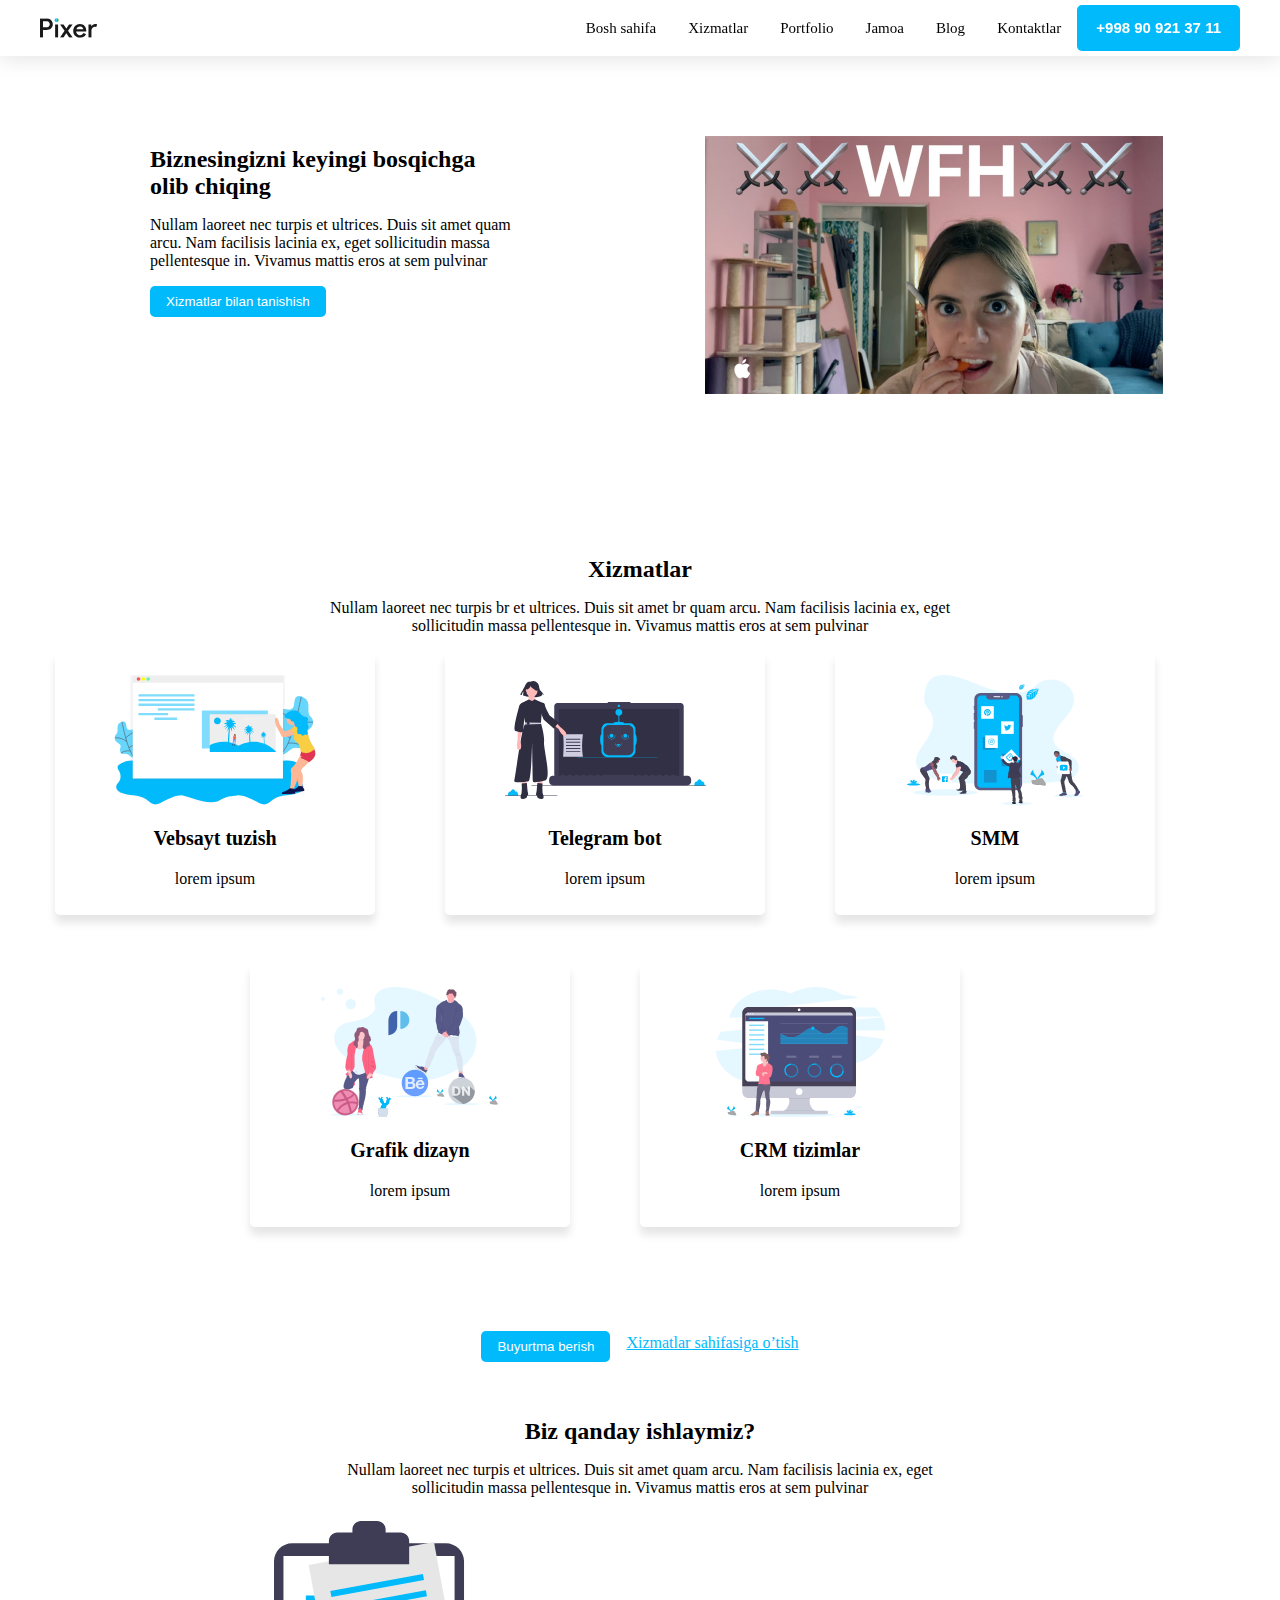
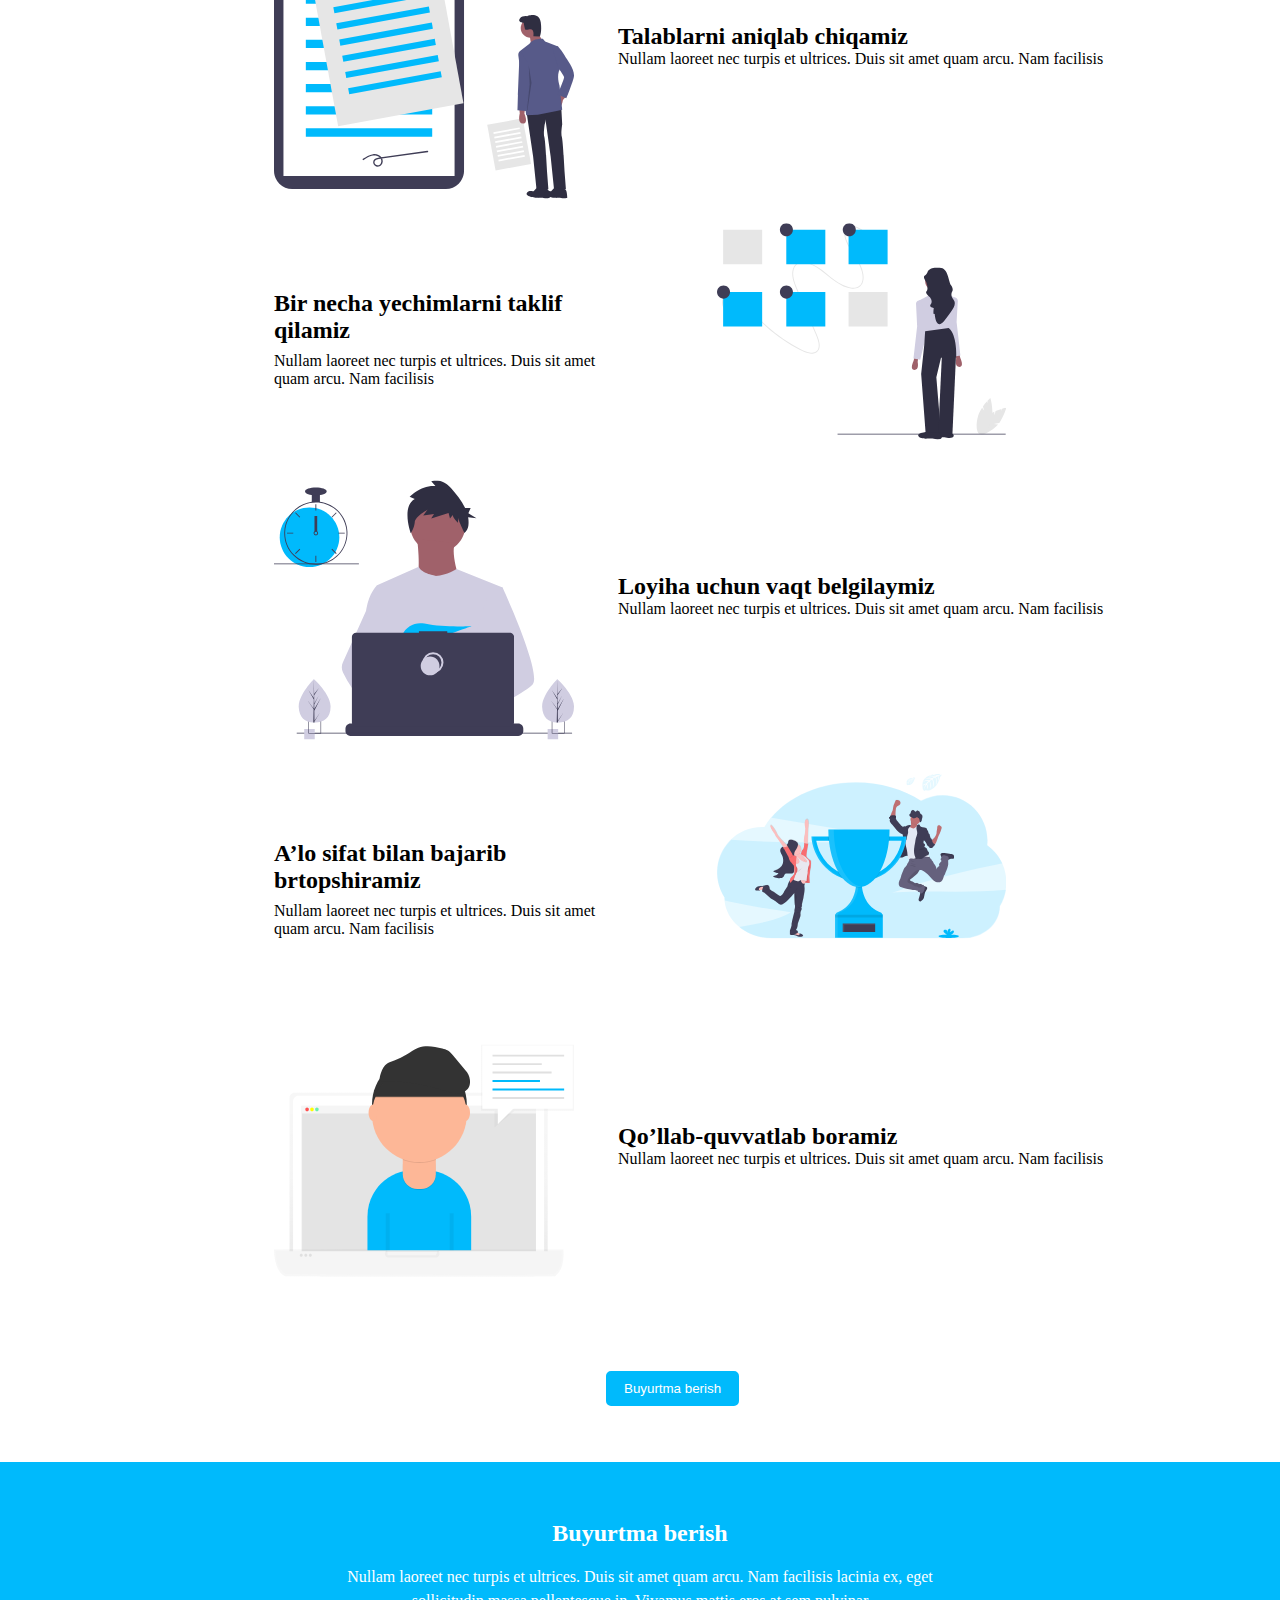
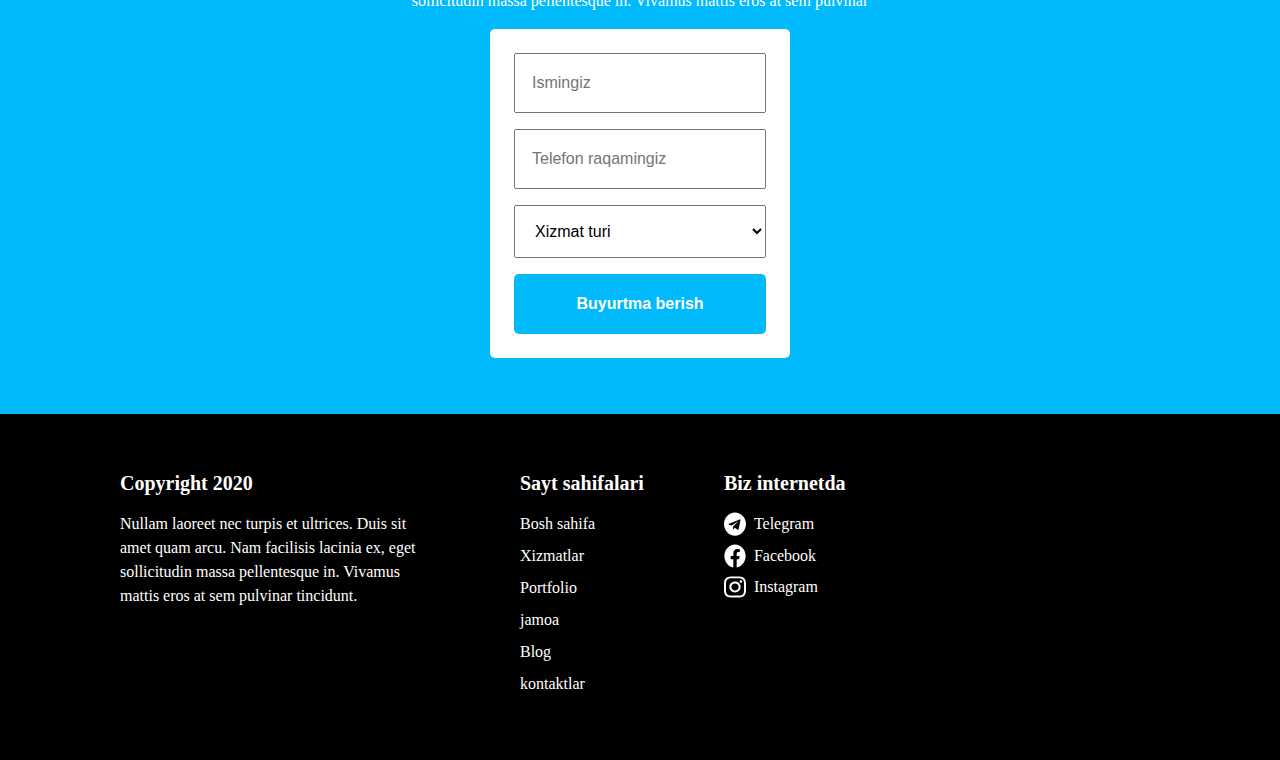
<file: index.html>
<!DOCTYPE html>
<html lang="en">
  <head>
    <meta charset="UTF-8" />
    <meta name="viewport" content="width=device-width, initial-scale=1.0" />
    <title>Pixer-Maketi</title>
    <link rel="stylesheet" href="style.css" />
    <link rel="preconnect" href="https://fonts.googleapis.com" />
    <link rel="preconnect" href="https://fonts.gstatic.com" crossorigin />
    <link
      href="https://fonts.googleapis.com/css2?family=Open+Sans:ital,wght@0,300..800;1,300..800&display=swap"
      rel="stylesheet"
    />
  </head>

  <body>
    <header class="header">
      <div class="continer">
        <nav class="header__nav">
          <div class="header__logo"></div>
          <ul class="header__menu">
            <li class="header__item">
              <a class="header__link" href="#">Bosh sahifa</a>
            </li>
            <li class="header__item header__item-active">
              <a class="header__link" href="./xizmatlar.html">Xizmatlar</a>
              <ul class="submenu">
                <li class="submenu__item">
                  <a href="" class="submenu__link">Vebsayt</a>
                </li>
                <li class="submenu__item">
                  <a href="" class="submenu__link">Telegram bot</a>
                </li>
                <li class="submenu__item">
                  <a href="" class="submenu__link">SMM</a>
                </li>
                <li class="submenu__item">
                  <a href="" class="submenu__link">Grafik dizayn</a>
                </li>
                <li class="submenu__item">
                  <a href="" class="submenu__link">CRM tizim</a>
                </li>
              </ul>
            </li>
            <li class="header__item">
              <a class="header__link" href="#">Portfolio</a>
            </li>
            <li class="header__item">
              <a class="header__link" href="#">Jamoa</a>
            </li>
            <li class="header__item">
              <a class="header__link" href="#">Blog</a>
            </li>
            <li class="header__item">
              <a class="header__link" href="#">Kontaktlar</a>
            </li>
          </ul>
          <button class="header__btn">+998 90 921 37 11</button>
        </nav>
      </div>
    </header>

    <main>
      <section class="scenes">
        <div class="continer">
          <div class="scenes__wrapper">
            <div class="scenec__info">
              <h2 class="scenes__titl">
                Biznesingizni keyingi bosqichga olib chiqing
              </h2>

              <p class="scenes__text">
                Nullam laoreet nec turpis et ultrices. Duis sit amet quam arcu.
                Nam facilisis lacinia ex, eget sollicitudin massa pellentesque
                in. Vivamus mattis eros at sem pulvinar
              </p>
              <button class="btn-4">Xizmatlar bilan tanishish</button>
            </div>

            <div class="scenec__img"></div>
            <div class="scenec__img-2"></div>
          </div>
        </div>
      </section>

      <section class="service">
        <div class="continer">
          <div class="service__inner">
            <h2 class="service__titel">Xizmatlar</h2>
            <p class="service__text">
              Nullam laoreet nec turpis br et ultrices. Duis sit amet br quam
              arcu. Nam facilisis lacinia ex, eget <br />
              sollicitudin massa pellentesque in. Vivamus mattis eros at sem
              pulvinar
            </p>

            <ul class="service__list">
              <li class="service__item">
                <img
                  width="203"
                  height="130"
                  src="./website-illustration.svg"
                  alt="vebsiteillustration"
                />

                <h3 class="service__item-titel">Vebsayt tuzish</h3>
                <p class="service__item-text">lorem ipsum</p>
              </li>

              <li class="service__item">
                <img
                  width="203"
                  height="130"
                  src="./bot-illustration.svg"
                  alt="vebsiteillustration"
                />

                <h3 class="service__item-titel">Telegram bot</h3>
                <p class="service__item-text">lorem ipsum</p>
              </li>

              <li
                class="service__item service__item_active service__item_focus"
              >
                <img
                  width="203"
                  height="130"
                  src="./smm-illustration.svg"
                  alt="vebsiteillustration"
                />

                <h3 class="service__item-titel">SMM</h3>
                <p class="service__item-text">lorem ipsum</p>
              </li>
              <li
                class="service__item service__item_active service__item_focus"
              >
                <img
                  width="203"
                  height="130"
                  src="./design-illustration.svg"
                  alt="vebsiteillustration"
                />

                <h3 class="service__item-titel">Grafik dizayn</h3>
                <p class="service__item-text">lorem ipsum</p>
              </li>
              <li
                class="service__item service__item_active service__item_focus"
              >
                <img
                  width="203"
                  height="130"
                  src="./crm-illustration.svg"
                  alt="vebsiteillustration"
                />

                <h3 class="service__item-titel">CRM tizimlar</h3>
                <p class="service__item-text">lorem ipsum</p>
              </li>
            </ul>
          </div>
        </div>
      </section>

      <div class="hamasi">
        <button class="btn">Buyurtma berish</button>
        <a class="link" href="#">Xizmatlar sahifasiga o’tish</a>
      </div>

      <section class="school">
        <div class="continer">
          <div class="pdp">
            <h2 class="service__titel">Biz qanday ishlaymiz?</h2>
            <p class="service__text">
              Nullam laoreet nec turpis et ultrices. Duis sit amet quam arcu.
              Nam facilisis lacinia ex, eget <br />
              sollicitudin massa pellentesque in. Vivamus mattis eros at sem
              pulvinar
            </p>
          </div>

          <div class="diplom">
            <div class="img-wrapper"></div>
            <div class="info-wrapper">
              <h2 class="wrapper__titleinfo">Talablarni aniqlab chiqamiz</h2>
              <p class="info-wrapper__text">
                Nullam laoreet nec turpis et ultrices. Duis sit amet quam arcu.
                Nam facilisis
              </p>
            </div>
          </div>

          <section>
            <div class="content">
              <div class="wrapper">
                <div class="app__info">
                  <h2 class="app__titel">
                    Bir necha yechimlarni taklif qilamiz
                  </h2>
                  <p class="app__titel">
                    Nullam laoreet nec turpis et ultrices. Duis sit amet quam
                    arcu. Nam facilisis
                  </p>
                </div>
                <div class="app__img"></div>
              </div>
            </div>
          </section>
          <div class="diplom">
            <div class="img-mac"></div>
            <div class="info-wrapper">
              <h2 class="wrapper__titleinfo">Loyiha uchun vaqt belgilaymiz</h2>
              <p class="info-wrapper__text">
                Nullam laoreet nec turpis et ultrices. Duis sit amet quam arcu.
                Nam facilisis
              </p>
            </div>
          </div>

          <section>
            <div class="content">
              <div class="wrapper">
                <div class="app__info">
                  <h2 class="app__titel">
                    A’lo sifat bilan bajarib brtopshiramiz
                  </h2>
                  <p class="app__titel">
                    Nullam laoreet nec turpis et ultrices. Duis sit amet quam
                    arcu. Nam facilisis
                  </p>
                </div>
                <div class="app__img-2"></div>
              </div>
            </div>
          </section>

          <div class="diplom">
            <div class="img-mac-2"></div>
            <div class="info-wrapper">
              <h2 class="wrapper__titleinfo">Qo’llab-quvvatlab boramiz</h2>
              <p class="info-wrapper__text">
                Nullam laoreet nec turpis et ultrices. Duis sit amet quam arcu.
                Nam facilisis
              </p>
            </div>
            <button class="btn-2">Buyurtma berish</button>
          </div>
        </div>
      </section>

      <section class="order">
        <div class="continer">
          <h2 class="order__titel">Buyurtma berish</h2>
          <p class="order__text">
            Nullam laoreet nec turpis et ultrices. Duis sit amet quam arcu. Nam
            facilisis lacinia ex, eget <br />
            sollicitudin massa pellentesque in. Vivamus mattis eros at sem
            pulvinar
          </p>

          <div class="order__wrapper">
            <form class="order__wrapper__form" action="#">
              <input class="input" type="text" placeholder="Ismingiz" />
              <input
                class="input"
                type="text"
                placeholder="Telefon raqamingiz"
              />
              <select class="input">
                <option c value="">Xizmat turi</option>
                <option value="">1</option>
                <option value="">2</option>
                <option value="">3</option>
              </select>
              <button class="btn-3">Buyurtma berish</button>
            </form>
          </div>
        </div>
      </section>
    </main>
    <footer class="footer">
      <div class="continer">
        <div class="footer__wrapper">
          <div class="footer__copyright">
            <h3 class="footer__subtitle">Copyright 2020</h3>
            <p class="footer__copyright__text">
              Nullam laoreet nec turpis et ultrices. Duis sit amet quam arcu.
              Nam facilisis lacinia ex, eget sollicitudin massa pellentesque in.
              Vivamus mattis eros at sem pulvinar tincidunt.
            </p>
          </div>
          <div class="footer__menu">
            <h3 class="footer__subtitle">Sayt sahifalari</h3>
            <ul class="footer__menu__list">
              <li class="footer__menu__item">Bosh sahifa</li>
              <li class="footer__menu__item">Xizmatlar</li>
              <li class="footer__menu__item">Portfolio</li>
              <li class="footer__menu__item">jamoa</li>
              <li class="footer__menu__item">Blog</li>
              <li class="footer__menu__item">kontaktlar</li>
            </ul>
          </div>

          <div class="footer__social">
            <h3 class="footer__subtitle">Biz internetda</h3>
            <ul class="footer__social__list">
              <li class="footer__social__item">
                <img src="./telegram.svg" alt="" />
                <span>Telegram</span>
              </li>
              <li class="footer__social__item">
                <img src="./Vector.svg" alt="" />
                <span>Facebook</span>
              </li>
              <li class="footer__social__item">
                <img src="./Vector (1).svg" alt="" />
                <span>Instagram</span>
              </li>
            </ul>
          </div>
        </div>
      </div>
    </footer>
  </body>
</html>
</file>
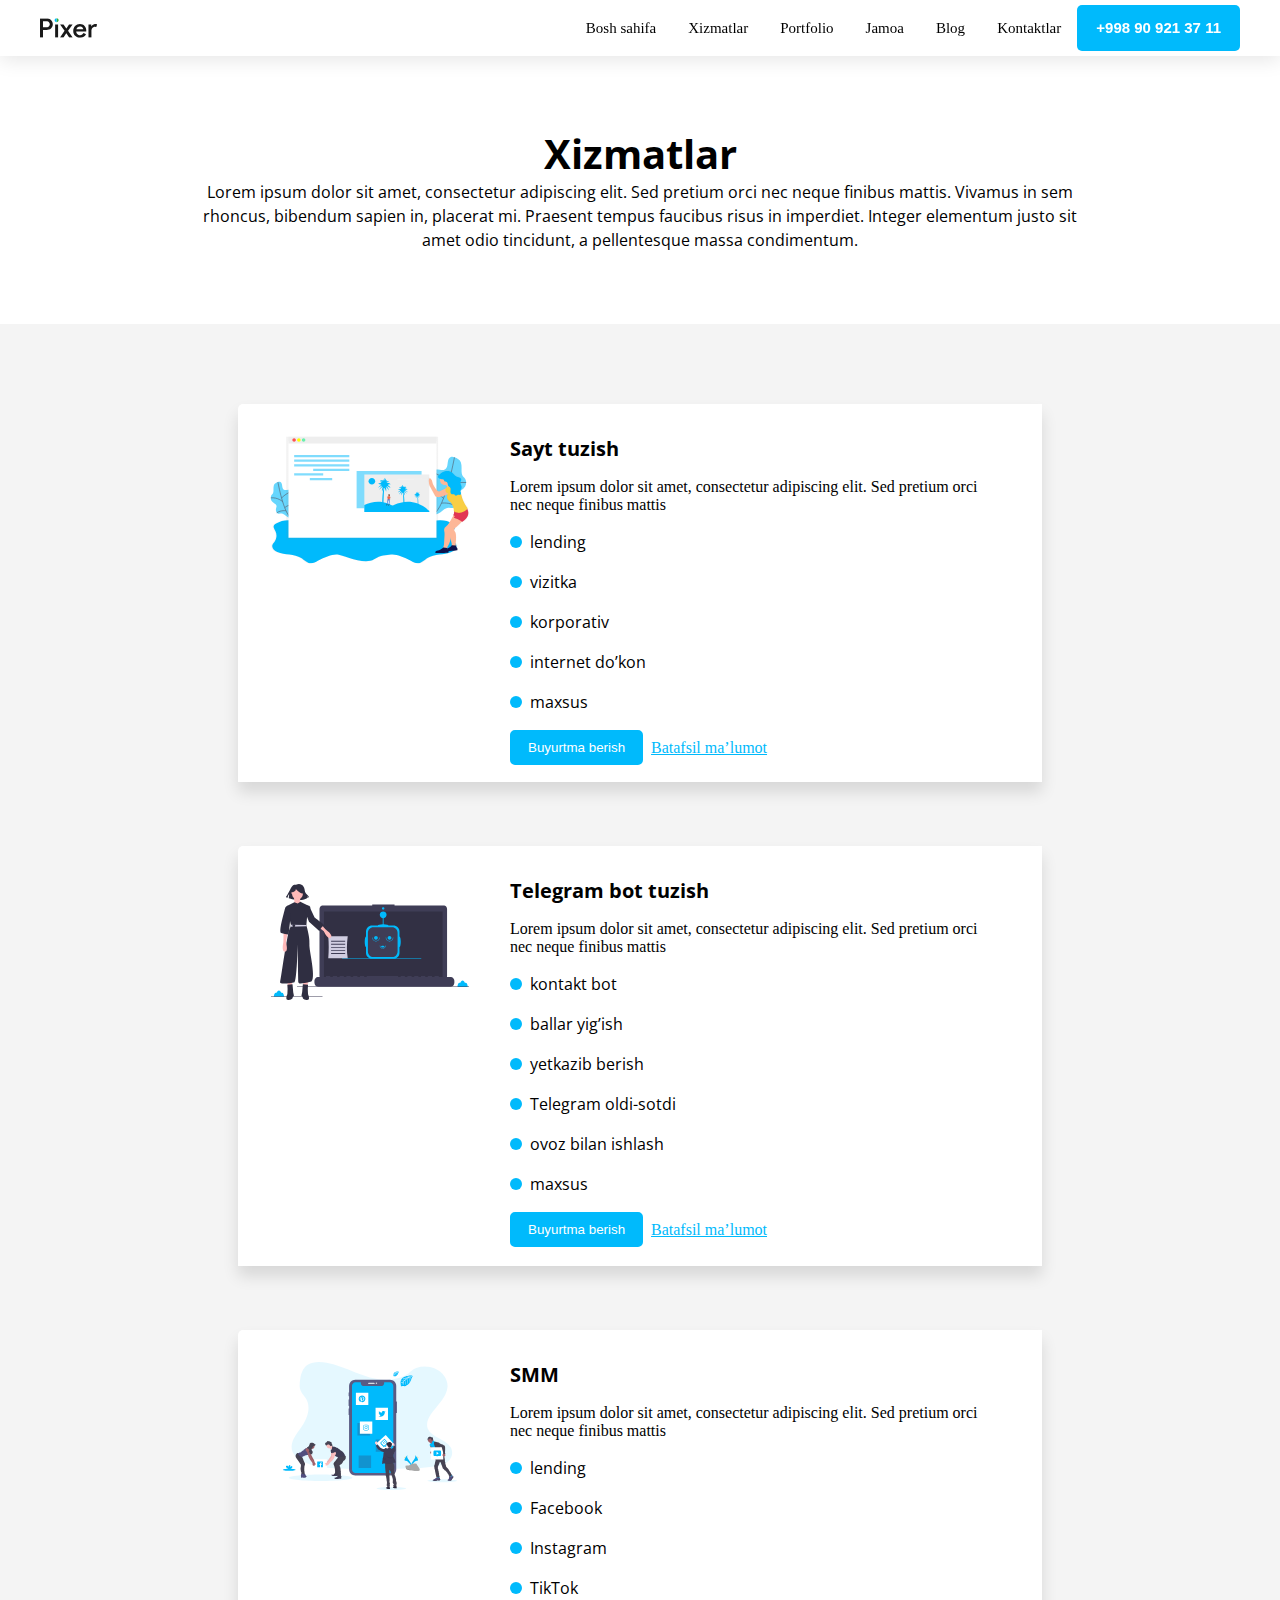
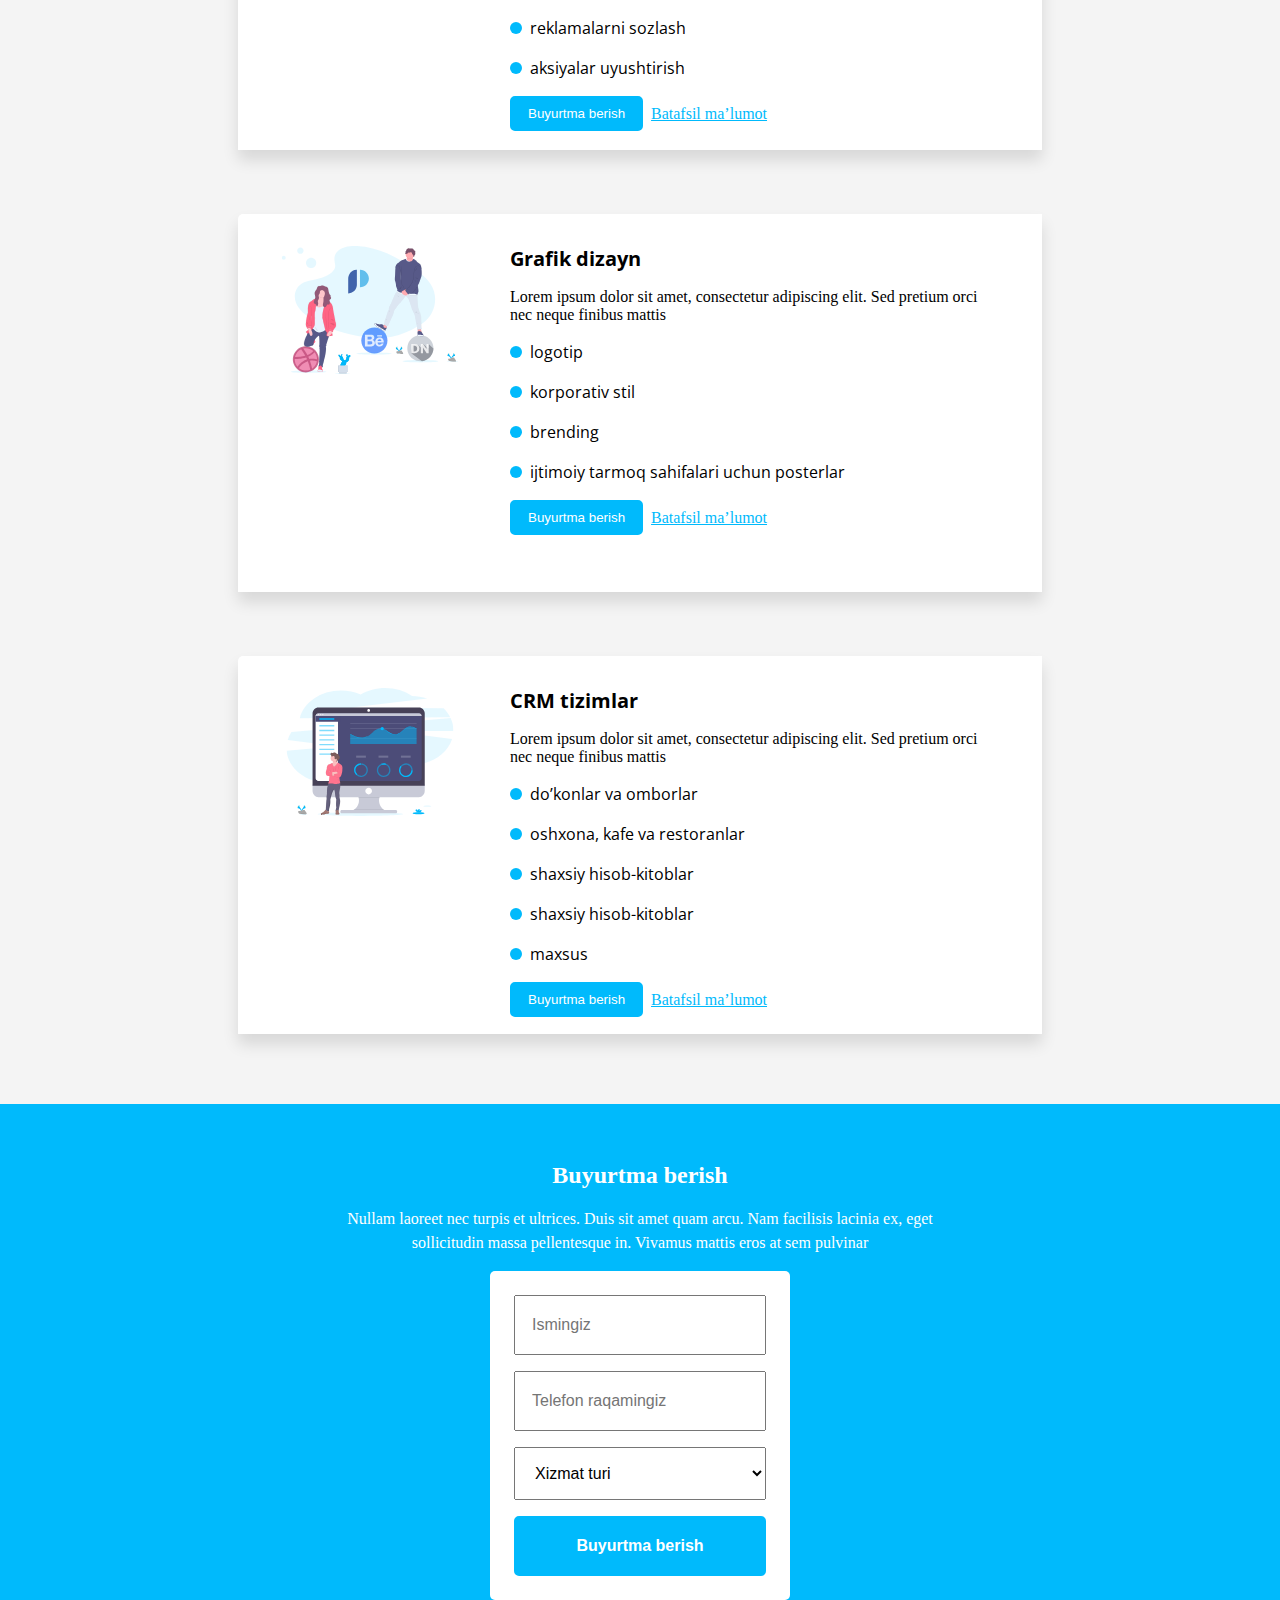
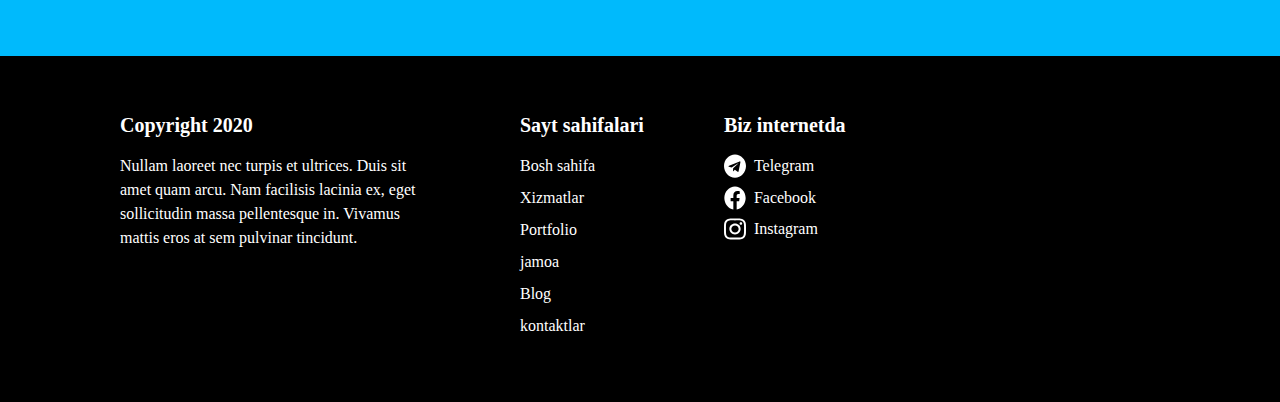
<file: xizmatlar.html>
<!DOCTYPE html>
<html lang="en">
  <head>
    <meta charset="UTF-8" />
    <meta name="viewport" content="width=device-width, initial-scale=1.0" />
    <title>Xizmatlar</title>
    <link rel="stylesheet" href="./style.css" />
    <link rel="preconnect" href="https://fonts.googleapis.com" />
    <link rel="preconnect" href="https://fonts.gstatic.com" crossorigin />
    <link
      href="https://fonts.googleapis.com/css2?family=Open+Sans:ital,wght@0,300..800;1,300..800&display=swap"
      rel="stylesheet"
    />
  </head>
  <body>
    <header class="header">
      <div class="continer">
        <nav class="header__nav">
          <div class="header__logo"></div>
          <ul class="header__menu">
            <li class="header__item">
              <a class="header__link" href="./index.html">Bosh sahifa</a>
            </li>
            <li class="header__item header__item-active">
              <a class="header__link" href="#">Xizmatlar</a>
              <ul class="submenu">
                <li class="submenu__item">
                  <a href="" class="submenu__link">Vebsayt</a>
                </li>
                <li class="submenu__item">
                  <a href="" class="submenu__link">Telegram bot</a>
                </li>
                <li class="submenu__item">
                  <a href="" class="submenu__link">SMM</a>
                </li>
                <li class="submenu__item">
                  <a href="" class="submenu__link">Grafik dizayn</a>
                </li>
                <li class="submenu__item">
                  <a href="" class="submenu__link">CRM tizim</a>
                </li>
              </ul>
            </li>
            <li class="header__item">
              <a class="header__link" href="#">Portfolio</a>
            </li>
            <li class="header__item">
              <a class="header__link" href="#">Jamoa</a>
            </li>
            <li class="header__item">
              <a class="header__link" href="#">Blog</a>
            </li>
            <li class="header__item">
              <a class="header__link" href="#">Kontaktlar</a>
            </li>
          </ul>
          <button class="header__btn">+998 90 921 37 11</button>
        </nav>
      </div>
    </header>

    <main>
      <section class="pixer__info">
        <div class="continer">
          <div class="pixer__information">
            <h1 class="pixer__info-text">Xizmatlar</h1>
            <p class="pixer__info-title">
              Lorem ipsum dolor sit amet, consectetur adipiscing elit. Sed
              pretium orci nec neque finibus mattis. Vivamus in sem <br />
              rhoncus, bibendum sapien in, placerat mi. Praesent tempus faucibus
              risus in imperdiet. Integer elementum justo sit <br />
              amet odio tincidunt, a pellentesque massa condimentum.
            </p>
          </div>
        </div>
      </section>

      <section class="create">
        <div class="continer">
          <div class="create_table">
            <ul class="create_frame">
              <img class="create_img" src="./website-illustration.svg" alt="" />
              <li class="create_list">
                <h2 class="create_text">Sayt tuzish</h2>
                <p class="create_title">
                  Lorem ipsum dolor sit amet, consectetur adipiscing elit. Sed
                  pretium orci <br />
                  nec neque finibus mattis
                </p>

                <div class="create_info">
                  <img src="./Rectangle 3.svg" alt="" />
                  <h4 class="create_info-text">lending</h4>
                </div>
                <div class="create_info">
                  <img src="./Rectangle 3.svg" alt="" />
                  <h4 class="create_info-text">vizitka</h4>
                </div>
                <div class="create_info">
                  <img src="./Rectangle 3.svg" alt="" />
                  <h4 class="create_info-text">korporativ</h4>
                </div>
                <div class="create_info">
                  <img src="./Rectangle 3.svg" alt="" />
                  <h4 class="create_info-text">internet do’kon</h4>
                </div>
                <div class="create_info">
                  <img src="./Rectangle 3.svg" alt="" />
                  <h4 class="create_info-text">maxsus</h4>
                </div>
                <div class="booked">
                  <button class="booked_btn">Buyurtma berish</button>
                  <a href="# " class="booked_info">Batafsil ma’lumot</a>
                </div>
              </li>
            </ul>
          </div>
        </div>

        <div class="continer">
          <div class="create_table">
            <ul class="create_frame-2">
              <img class="create_img" src="./bot-illustration.svg" alt="" />
              <li class="create_list">
                <h2 class="create_text">Telegram bot tuzish</h2>
                <p class="create_title">
                  Lorem ipsum dolor sit amet, consectetur adipiscing elit. Sed
                  pretium orci <br />
                  nec neque finibus mattis
                </p>

                <div class="create_info">
                  <img src="./Rectangle 3.svg" alt="" />
                  <h4 class="create_info-text">kontakt bot</h4>
                </div>
                <div class="create_info">
                  <img src="./Rectangle 3.svg" alt="" />
                  <h4 class="create_info-text">ballar yig’ish</h4>
                </div>
                <div class="create_info">
                  <img src="./Rectangle 3.svg" alt="" />
                  <h4 class="create_info-text">yetkazib berish</h4>
                </div>
                <div class="create_info">
                  <img src="./Rectangle 3.svg" alt="" />
                  <h4 class="create_info-text">Telegram oldi-sotdi</h4>
                </div>
                <div class="create_info">
                  <img src="./Rectangle 3.svg" alt="" />
                  <h4 class="create_info-text">ovoz bilan ishlash</h4>
                </div>
                <div class="create_info">
                  <img src="./Rectangle 3.svg" alt="" />
                  <h4 class="create_info-text">maxsus</h4>
                </div>
                <div class="booked">
                  <button class="booked_btn">Buyurtma berish</button>
                  <a href="# " class="booked_info">Batafsil ma’lumot</a>
                </div>
              </li>
            </ul>
          </div>
        </div>

        <div class="continer">
          <div class="create_table">
            <ul class="create_frame-2">
              <img class="create_img" src="./smm-illustration.svg" alt="" />
              <li class="create_list">
                <h2 class="create_text">SMM</h2>
                <p class="create_title">
                  Lorem ipsum dolor sit amet, consectetur adipiscing elit. Sed
                  pretium orci <br />
                  nec neque finibus mattis
                </p>

                <div class="create_info">
                  <img src="./Rectangle 3.svg" alt="" />
                  <h4 class="create_info-text">lending</h4>
                </div>
                <div class="create_info">
                  <img src="./Rectangle 3.svg" alt="" />
                  <h4 class="create_info-text">Facebook</h4>
                </div>
                <div class="create_info">
                  <img src="./Rectangle 3.svg" alt="" />
                  <h4 class="create_info-text">Instagram</h4>
                </div>
                <div class="create_info">
                  <img src="./Rectangle 3.svg" alt="" />
                  <h4 class="create_info-text">TikTok</h4>
                </div>
                <div class="create_info">
                  <img src="./Rectangle 3.svg" alt="" />
                  <h4 class="create_info-text">reklamalarni sozlash</h4>
                </div>
                <div class="create_info">
                  <img src="./Rectangle 3.svg" alt="" />
                  <h4 class="create_info-text">aksiyalar uyushtirish</h4>
                </div>
                <div class="booked">
                  <button class="booked_btn">Buyurtma berish</button>
                  <a href="# " class="booked_info">Batafsil ma’lumot</a>
                </div>
              </li>
            </ul>
          </div>
        </div>

        <div class="continer">
          <div class="create_table">
            <ul class="create_frame">
              <img class="create_img" src="./design-illustration.svg" alt="" />
              <li class="create_list">
                <h2 class="create_text">Grafik dizayn</h2>
                <p class="create_title">
                  Lorem ipsum dolor sit amet, consectetur adipiscing elit. Sed
                  pretium orci <br />
                  nec neque finibus mattis
                </p>

                <div class="create_info">
                  <img src="./Rectangle 3.svg" alt="" />
                  <h4 class="create_info-text">logotip</h4>
                </div>
                <div class="create_info">
                  <img src="./Rectangle 3.svg" alt="" />
                  <h4 class="create_info-text">korporativ stil</h4>
                </div>
                <div class="create_info">
                  <img src="./Rectangle 3.svg" alt="" />
                  <h4 class="create_info-text">brending</h4>
                </div>
                <div class="create_info">
                  <img src="./Rectangle 3.svg" alt="" />
                  <h4 class="create_info-text">
                    ijtimoiy tarmoq sahifalari uchun posterlar
                  </h4>
                </div>

                <div class="booked">
                  <button class="booked_btn">Buyurtma berish</button>
                  <a href="# " class="booked_info">Batafsil ma’lumot</a>
                </div>
              </li>
            </ul>
          </div>
        </div>
        <div class="continer">
          <div class="create_table">
            <ul class="create_frame">
              <img class="create_img" src="./crm-illustration.svg" alt="" />
              <li class="create_list">
                <h2 class="create_text">CRM tizimlar</h2>
                <p class="create_title">
                  Lorem ipsum dolor sit amet, consectetur adipiscing elit. Sed
                  pretium orci <br />
                  nec neque finibus mattis
                </p>

                <div class="create_info">
                  <img src="./Rectangle 3.svg" alt="" />
                  <h4 class="create_info-text">do’konlar va omborlar</h4>
                </div>
                <div class="create_info">
                  <img src="./Rectangle 3.svg" alt="" />
                  <h4 class="create_info-text">oshxona, kafe va restoranlar</h4>
                </div>
                <div class="create_info">
                  <img src="./Rectangle 3.svg" alt="" />
                  <h4 class="create_info-text">shaxsiy hisob-kitoblar</h4>
                </div>
                <div class="create_info">
                  <img src="./Rectangle 3.svg" alt="" />
                  <h4 class="create_info-text">shaxsiy hisob-kitoblar</h4>
                </div>
                <div class="create_info">
                  <img src="./Rectangle 3.svg" alt="" />
                  <h4 class="create_info-text">maxsus</h4>
                </div>
                <div class="booked">
                  <button class="booked_btn">Buyurtma berish</button>
                  <a href="# " class="booked_info">Batafsil ma’lumot</a>
                </div>
              </li>
            </ul>
          </div>
        </div>
      </section>
    </main>

    <section class="order">
      <div class="continer">
        <h2 class="order__titel">Buyurtma berish</h2>
        <p class="order__text">
          Nullam laoreet nec turpis et ultrices. Duis sit amet quam arcu. Nam
          facilisis lacinia ex, eget <br />
          sollicitudin massa pellentesque in. Vivamus mattis eros at sem
          pulvinar
        </p>

        <div class="order__wrapper">
          <form class="order__wrapper__form" action="#">
            <input class="input" type="text" placeholder="Ismingiz" />
            <input class="input" type="text" placeholder="Telefon raqamingiz" />
            <select class="input">
              <option c value="">Xizmat turi</option>
              <option value="">1</option>
              <option value="">2</option>
              <option value="">3</option>
            </select>
            <button class="btn-3">Buyurtma berish</button>
          </form>
        </div>
      </div>
    </section>

    <footer class="footer">
      <div class="continer">
        <div class="footer__wrapper">
          <div class="footer__copyright">
            <h3 class="footer__subtitle">Copyright 2020</h3>
            <p class="footer__copyright__text">
              Nullam laoreet nec turpis et ultrices. Duis sit amet quam arcu.
              Nam facilisis lacinia ex, eget sollicitudin massa pellentesque in.
              Vivamus mattis eros at sem pulvinar tincidunt.
            </p>
          </div>
          <div class="footer__menu">
            <h3 class="footer__subtitle">Sayt sahifalari</h3>
            <ul class="footer__menu__list">
              <li class="footer__menu__item">Bosh sahifa</li>
              <li class="footer__menu__item">Xizmatlar</li>
              <li class="footer__menu__item">Portfolio</li>
              <li class="footer__menu__item">jamoa</li>
              <li class="footer__menu__item">Blog</li>
              <li class="footer__menu__item">kontaktlar</li>
            </ul>
          </div>

          <div class="footer__social">
            <h3 class="footer__subtitle">Biz internetda</h3>
            <ul class="footer__social__list">
              <li class="footer__social__item">
                <img src="./telegram.svg" alt="" />
                <span>Telegram</span>
              </li>
              <li class="footer__social__item">
                <img src="./Vector.svg" alt="" />
                <span>Facebook</span>
              </li>
              <li class="footer__social__item">
                <img src="./Vector (1).svg" alt="" />
                <span>Instagram</span>
              </li>
            </ul>
          </div>
        </div>
      </div>
    </footer>
  </body>
</html>
</file>
<file: style.css>
* {
  margin: 0;
  padding: 0;
  box-sizing: border-box;
}

.continer {
  width: 1240px;
  padding-left: 20px;
  padding-right: 20px;
  margin: 0 auto;
}

.header {
  display: flex;
  background: #fff;
  box-shadow: 0px 4px 20px 0px rgba(0, 0, 0, 0.1);
  position: sticky;
  top: 0px;
}
.header__logo {
  background-image: url("./pixer-logo-2.svg");
  width: 58px;
  height: 50px;
  background-repeat: no-repeat;
  background-size: contain;
  background-position: center;
  margin-right: auto;
}
.header__menu {
  list-style: none;
  display: flex;
}
.header__item {
  padding: 16px 16px 13px;
  cursor: pointer;
  border-bottom: 3px solid transparent;
  position: relative;
}

.header__item:active {
  background: rgba(25, 25, 25, 0.7);
}

.header__item:hover {
  border-bottom: 3px solid black;
}
.header__link {
  text-decoration: none;
  color: #000;
  font-style: normal;
  font-weight: 400;
  line-height: 24px;
  font-size: 15px;
}
.header__item:active {
  color: #fff;
}

.header__link:active {
  color: #fff;
}

.header__btn {
  color: #fff;
  font-size: 15px;
  font-style: normal;
  font-weight: 700;
  line-height: 24px;
  border: none;
  border-radius: 5px;
  background: #00bafc;
  padding: 8px 16px;
  border: 3px solid transparent;
  cursor: pointer;
}

.header__btn:hover {
  background-color: white;
  border: 3px solid #00bafc;
  color: #00bafc;
}

.header__nav {
  display: flex;
  justify-content: center;
  align-items: center;
}

.submenu {
  display: none;
  list-style: none;
  position: absolute;
  top: 57px;
  left: calc(50% - 60px);
  background: #fff;
  box-shadow: 0px 4px 24px 0px rgba(0, 0, 0, 0.1);
  border-radius: 5px;
}

.submenu__item {
}

.submenu__link {
  padding: 16px;
  display: block;
  text-decoration: none;
  color: #000;
  min-width: max-content;
}

.submenu__link:hover {
  background: #00bafc;
  color: #fff;
}

.header__item-active:hover .submenu {
  display: block;
}

.service {
}

.service__inner {
}

.service__titel {
  text-align: center;
  margin-bottom: 16px;
}

.service__text {
  text-align: center;
  margin-bottom: 16px;
}

.service__list {
  display: flex;
  flex-wrap: wrap;
  justify-content: center;
  list-style: none;
}

.service__item_active {
  margin-right: 0;
}

.service__item_focus {
  margin-bottom: 0px;
}

.service__item img {
  margin-bottom: 16px;
}

.service__item {
  width: 320px;
  text-align: center;
  margin-right: 70px;
  margin-bottom: 48px;
  padding: 24px;
  border-radius: 5px;
  background: #fff;
  box-shadow: 0px 8px 8px 0px rgba(0, 0, 0, 0.1);
}

.service__item:hover {
  box-shadow: 0px 8px 8px 0px rgba(0, 0, 0, 0.3);
}

.service__item-titel {
  margin-bottom: 16px;
  font-size: 20px;
  font-style: normal;
  font-weight: 700;
  line-height: 130%;
}

.service__item-text {
  font-size: 16px;
  font-style: normal;
  font-weight: 400;
  line-height: 24px;
}

.hamasi {
  display: flex;
  justify-content: center;
  gap: 16px;
  margin-top: 56px;
}

.btn {
  display: flex;
  padding: 8px 16px;
  align-items: center;
  gap: 10px;
  border: 0;
  border-radius: 5px;
  background: var(--blue, #00bafc);
  color: #fff;
}

.link {
  color: var(--blue, #00bafc);
  text-align: center;
  font-size: 16px;
  font-weight: 400;
  line-height: 24px;
  text-decoration-line: underline;
}

.pdp {
  margin-top: 56px;
}

.diplom {
  margin-top: 24px;
}

.img-wrapper {
  width: 300px;
  height: 278px;
  background-image: url("./step-illlustration.svg");
  background-size: contain;
  background-position: center;
  background-repeat: no-repeat;
  display: inline-block;
  margin-right: 40px;
  vertical-align: middle;
  margin-left: 234px;
}

.info-wrapper {
  width: 45%;
  height: 200px;
  display: inline-block;
}

.wrapper {
  display: flex;
  align-items: center;
  justify-content: center;
  gap: 100px;
}

.app__info {
  height: 100%;
  width: 50%;
  vertical-align: middle;
}

.app__img {
  width: 300px;
  height: 224.593px;
  background-image: url("./moni.svg");
  background-repeat: no-repeat;
  background-size: contain;
  text-align: center;
  margin-right: 234px;
}

.app__titel {
  margin-left: 234px;
  margin-top: 8px;
}

.app__text {
  margin-left: 234px;
}

.img-mac {
  width: 300px;
  height: 278px;
  background-image: url("./step-illustration-2.svg");
  background-size: contain;
  background-position: center;
  background-repeat: no-repeat;
  display: inline-block;
  margin-right: 40px;
  vertical-align: middle;
  margin-left: 234px;
}

.info-wrapper-2 {
  width: 45%;
  height: 200px;
  vertical-align: middle;
}

.app__img-2 {
  width: 300px;
  height: 224.593px;
  background-image: url("./step-illustration-3.svg");
  background-repeat: no-repeat;
  background-size: contain;
  text-align: center;
  margin-right: 234px;
}

.img-mac-2 {
  width: 300px;
  height: 278px;
  background-image: url("./step-illustration-4.svg");
  background-size: contain;
  background-position: center;
  background-repeat: no-repeat;
  display: inline-block;
  margin-right: 40px;
  vertical-align: middle;
  margin-left: 234px;
}

.btn-2 {
  margin-top: 48px;
  margin-left: 566px;
  margin-bottom: 56px;
  border: none;
  display: flex;
  padding: 8px 16px;
  align-items: center;
  gap: 10px;
  color: white;
  border-radius: 5px;
  background: var(--blue, #00bafc);
  cursor: pointer;
  border: 2px solid #00bafc;
}

.btn-2:hover {
  background-color: white;
  color: #00bafc;
  border: 2px solid #00bafc;
}

.order {
  background-color: #00bafc;
  text-align: center;
  padding-top: 56px;
}

.order__titel {
  color: #fff;
  font-size: 24px;
  font-weight: 700;
  line-height: 130%;
}

.order__text {
  color: #fff;
  font-size: 16px;
  font-weight: 400;
  line-height: 150%;
  margin: 16px 0;
}

.order__wrapper {
  display: flex;
  justify-content: center;

  padding-bottom: 56px;
}

.order__wrapper__form {
  display: flex;
  flex-direction: column;
  gap: 16px;
  border-radius: 5px;
  background-color: white;
  padding: 24px;
  width: 300px;
}

.input {
  padding: 16px;
  color: #000;
  font-size: 16px;
  font-style: normal;
  font-weight: 400;
  line-height: 150%;
}

.btn-3 {
  padding: 16px;
  border: none;
  border-radius: 5px;
  background: #00bafc;
  color: #fff;
  font-size: 16px;
  font-style: normal;
  font-weight: 700;
  line-height: 24px;
  border: 2px solid #00bafc;
}

.btn-3:hover {
  color: #00bafc;
  background-color: #fff;
  border: 2px solid #00bafc;
}

.footer {
  background-color: #000;
  color: white;
  padding: 56px 0 56px 100px;
}
.footer__wrapper {
  display: flex;
  gap: 80px;
}
.footer__copyright {
  width: 320px;
}
.footer__subtitle {
  font-size: 20px;
  font-style: normal;
  font-weight: 700;
  line-height: 130%;
  margin-bottom: 16px;
}
.footer__copyright__text {
  font-size: 16px;
  font-style: normal;
  font-weight: 400;
  line-height: 150%;
}

.footer__menu__list {
  list-style: none;
}
.footer__menu__item {
  margin-bottom: 8px;
  color: #fff;
  font-size: 16px;
  font-style: normal;
  font-weight: 400;
  line-height: 24px;
}

.footer__social__list {
  list-style: none;
}
.footer__social__item {
  display: flex;
  gap: 8px;
  align-items: center;
  margin-bottom: 8px;
}

.scenes {
  height: 500px;
}

.scenes__wrapper {
  height: 100%;
  display: flex;
  justify-content: space-between;
}

.scenec__info {
  height: 100%;
  width: 49%;
  padding: 90px 110px;
}

.scenec__img {
  width: 458px;
  height: 258px;
  flex-shrink: 0;
  background-image: url("./youtube.jpg");
  background-size: contain;
  background-repeat: no-repeat;
  margin-top: 80px;
}

.scenes__titl {
  margin-bottom: 16px;
}

.btn-4 {
  display: flex;
  padding: 8px 16px;
  align-items: center;
  gap: 10px;
  border: 0;
  border-radius: 5px;
  background: var(--blue, #00bafc);
  color: #fff;
  margin-top: 16px;
}

.btn-4:hover {
  background-color: white;
  border: 3px solid #00bafc;
  color: #00bafc;
  cursor: pointer;
}

.pixer__information {
}

.pixer__info-text {
  font-family: Open Sans;
  font-size: 40px;
  font-weight: 700;
  line-height: 52px;
  text-align: left;
  margin-top: 72px;
  text-align: center;
}

.pixer__info-title {
  font-family: Open Sans;
  font-size: 16px;
  font-weight: 400;
  line-height: 24px;
  text-align: center;
  margin-bottom: 72px;
}

.create {
  height: 2380px;
  top: 340px;
  padding: 80px 0px 80px 0px;
  gap: 0px;
  opacity: 0px;
  background: #f4f4f4;
}

.create_frame {
  width: 804px;
  height: 378px;
  padding: 32px 0px 0px 0px;
  gap: 40px;
  border-radius: 5px 0px 0px 0px;
  opacity: 0px;
  background: #ffffff;
  box-shadow: 0px 10px 16px 0px #0000001f;
  display: flex;
  gap: 40px;
}

.create_frame-2 {
  width: 804px;
  height: 420px;
  padding: 32px 0px 0px 0px;
  gap: 40px;
  border-radius: 5px 0px 0px 0px;
  opacity: 0px;
  background: #ffffff;
  box-shadow: 0px 10px 16px 0px #0000001f;
  display: flex;
  gap: 40px;
}
.create_img {
  margin-left: 32px;
  width: 200px;
  height: 128.21px;
  gap: 0px;
  opacity: 0px;
}
.create_table {
  display: flex;
  justify-content: center;
  align-items: center;
  margin-bottom: 64px;
}

.create_text {
  font-family: Open Sans;
  font-size: 20px;
  font-weight: 700;
  line-height: 26px;
  text-align: left;
}

.create_list {
  list-style: none;
}

.create_title {
  margin-top: 16px;
}

.create_info {
  display: flex;
  gap: 8px;
  margin-top: 16px;
}

.create_info-text {
  font-family: Open Sans;
  font-size: 16px;
  font-weight: 400;
  line-height: 24px;
  text-align: left;
}
.booked {
  display: flex;
  gap: 8px;
  margin-top: 16px;
  align-items: center;
}

.booked_btn {
  width: 167pxpx;
  height: 40pxpx;
  padding: 8px 16px 8px 16px;
  gap: 10px;
  border-radius: 5px;
  opacity: 0px;
  background: #00bafc;
  color: #fff;
  border: none;
  cursor: pointer;
  border: 2px solid #00bafc;
  color: #fff;
}
.booked_btn:hover {
  border: 2px solid #00bafc;
  background-color: #fff;
  color: #00bafc;
}

.booked_info {
  color: #00bafc;
}
</file>
